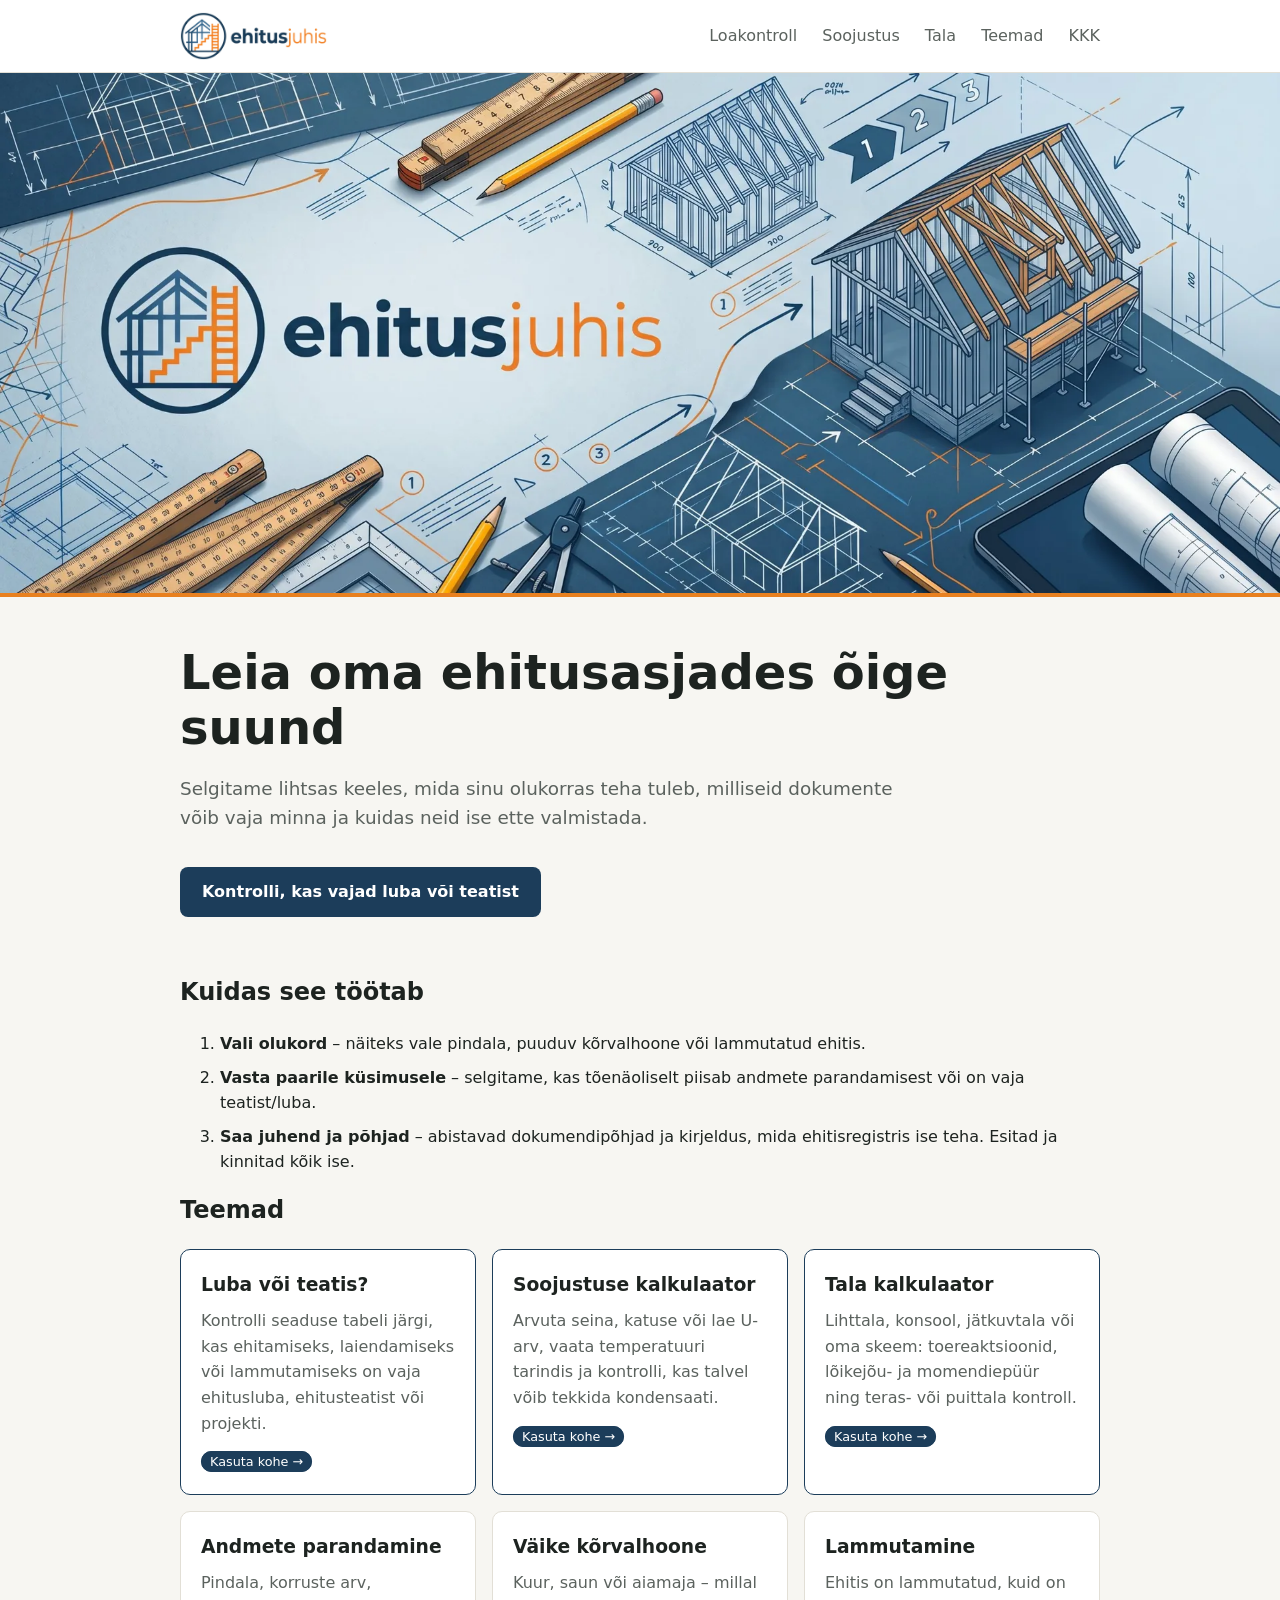
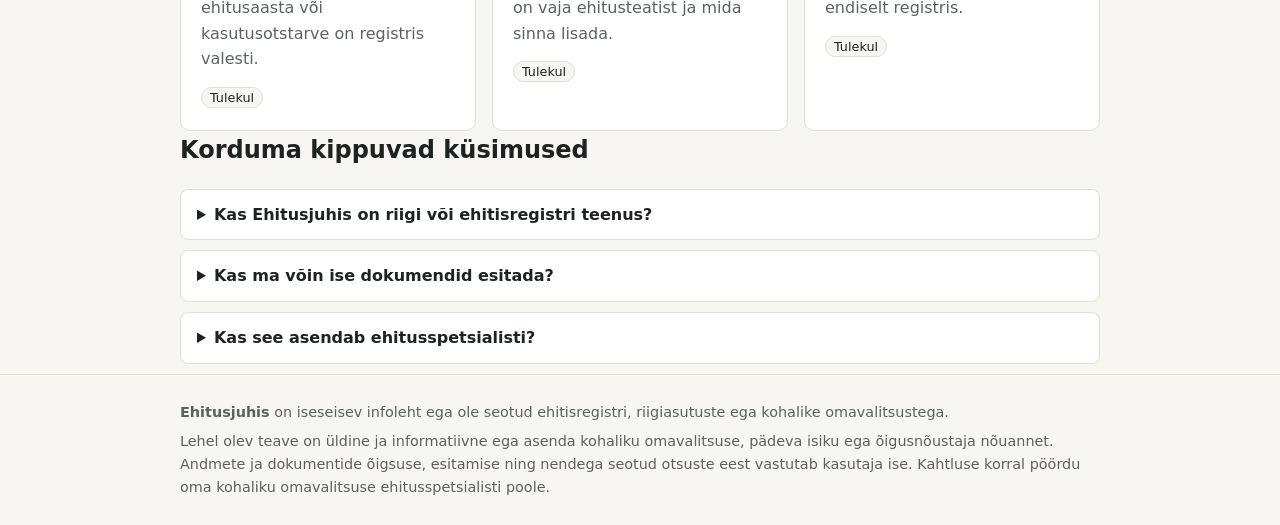
<file: index.html>
<!DOCTYPE html>
<html lang="et">
<head>
  <meta charset="utf-8">
  <meta name="viewport" content="width=device-width, initial-scale=1">
  <title>Ehitusjuhis – selged juhendid väikeehituse ja ehitise andmete kohta</title>
  <meta property="og:image" content="https://ehitusjuhis.ee/img/kaas-1920.jpg">
  <meta name="description" content="Ehitusjuhis on iseseisev infoleht, mis selgitab lihtsas keeles, kuidas ehitise andmeid korrastada ja väikeehituse dokumente ette valmistada.">
  <link rel="icon" type="image/png" href="img/favicon.png">
  <link rel="apple-touch-icon" href="img/apple-touch-icon.png">
  <link rel="stylesheet" href="style.css">
</head>
<body>
  <header class="site-header">
    <div class="wrap">
      <a class="logo" href="./" aria-label="Ehitusjuhis – avaleht"><img src="img/logo.png" alt="Ehitusjuhis" width="171" height="56"></a>
      <nav>
        <a href="kontroll.html">Loakontroll</a>
        <a href="soojustus.html">Soojustus</a>
        <a href="tala.html">Tala</a>
        <a href="#teemad">Teemad</a>
        <a href="#kkk">KKK</a>
      </nav>
    </div>
  </header>

  <main>
    <section class="hero">
      <picture class="hero-cover">
        <source type="image/webp" srcset="img/kaas-960.webp 960w, img/kaas-1920.webp 1920w" sizes="100vw">
        <img src="img/kaas-1920.jpg" srcset="img/kaas-960.jpg 960w, img/kaas-1920.jpg 1920w" sizes="100vw" width="1920" height="815" alt="Ehitusjuhis – joonised, mõõdulindid ja puitkarkassiga maja samm-sammult valmimas" fetchpriority="high">
      </picture>
      <div class="wrap hero-text">
        <h1>Leia oma ehitusasjades õige suund</h1>
        <p class="lead">Selgitame lihtsas keeles, mida sinu olukorras teha tuleb, milliseid dokumente võib vaja minna ja kuidas neid ise ette valmistada.</p>
        <a class="btn" href="kontroll.html">Kontrolli, kas vajad luba või teatist</a>
      </div>
    </section>

    <section id="kuidas" class="wrap">
      <h2>Kuidas see töötab</h2>
      <ol class="steps">
        <li><strong>Vali olukord</strong> – näiteks vale pindala, puuduv kõrvalhoone või lammutatud ehitis.</li>
        <li><strong>Vasta paarile küsimusele</strong> – selgitame, kas tõenäoliselt piisab andmete parandamisest või on vaja teatist/luba.</li>
        <li><strong>Saa juhend ja põhjad</strong> – abistavad dokumendipõhjad ja kirjeldus, mida ehitisregistris ise teha. Esitad ja kinnitad kõik ise.</li>
      </ol>
    </section>

    <section id="teemad" class="wrap">
      <h2>Teemad</h2>
      <div class="cards">
        <a class="card card-link" href="kontroll.html">
          <h3>Luba või teatis?</h3>
          <p>Kontrolli seaduse tabeli järgi, kas ehitamiseks, laiendamiseks või lammutamiseks on vaja ehitusluba, ehitusteatist või projekti.</p>
          <span class="tag tag-live">Kasuta kohe →</span>
        </a>
        <a class="card card-link" href="soojustus.html">
          <h3>Soojustuse kalkulaator</h3>
          <p>Arvuta seina, katuse või lae U-arv, vaata temperatuuri tarindis ja kontrolli, kas talvel võib tekkida kondensaati.</p>
          <span class="tag tag-live">Kasuta kohe →</span>
        </a>
        <a class="card card-link" href="tala.html">
          <h3>Tala kalkulaator</h3>
          <p>Lihttala, konsool, jätkuvtala või oma skeem: toereaktsioonid, lõikejõu- ja momendiepüür ning teras- või puittala kontroll.</p>
          <span class="tag tag-live">Kasuta kohe →</span>
        </a>
        <article class="card">
          <h3>Andmete parandamine</h3>
          <p>Pindala, korruste arv, ehitusaasta või kasutusotstarve on registris valesti.</p>
          <span class="tag">Tulekul</span>
        </article>
        <article class="card">
          <h3>Väike kõrvalhoone</h3>
          <p>Kuur, saun või aiamaja – millal on vaja ehitusteatist ja mida sinna lisada.</p>
          <span class="tag">Tulekul</span>
        </article>
        <article class="card">
          <h3>Lammutamine</h3>
          <p>Ehitis on lammutatud, kuid on endiselt registris.</p>
          <span class="tag">Tulekul</span>
        </article>
      </div>
    </section>

    <section id="kkk" class="wrap">
      <h2>Korduma kippuvad küsimused</h2>
      <details>
        <summary>Kas Ehitusjuhis on riigi või ehitisregistri teenus?</summary>
        <p>Ei. Ehitusjuhis on iseseisev infoleht, mis ei ole seotud ehitisregistri, ühegi riigiasutuse ega kohaliku omavalitsusega. Me ei esita ega muuda sinu eest registris midagi – kõik toimingud teed ise ametlikes kanalites.</p>
      </details>
      <details>
        <summary>Kas ma võin ise dokumendid esitada?</summary>
        <p>Paljudel lihtsatel juhtudel jah – omanik võib ise andmeid parandada ja lihtsamaid dokumente esitada. Kui töö nõuab pädevat isikut, ütleme seda selgelt.</p>
      </details>
      <details>
        <summary>Kas see asendab ehitusspetsialisti?</summary>
        <p>Ei. Leht aitab lihtsamate juhtumitega. Keerulisemate projektide puhul soovitame pöörduda pädeva spetsialisti poole.</p>
      </details>
    </section>
  </main>

  <footer class="site-footer">
    <div class="wrap">
      <p><strong>Ehitusjuhis</strong> on iseseisev infoleht ega ole seotud ehitisregistri, riigiasutuste ega kohalike omavalitsustega.</p>
      <p>Lehel olev teave on üldine ja informatiivne ega asenda kohaliku omavalitsuse, pädeva isiku ega õigusnõustaja nõuannet. Andmete ja dokumentide õigsuse, esitamise ning nendega seotud otsuste eest vastutab kasutaja ise. Kahtluse korral pöördu oma kohaliku omavalitsuse ehitusspetsialisti poole.</p>
    </div>
  </footer>
</body>
</html>
</file>
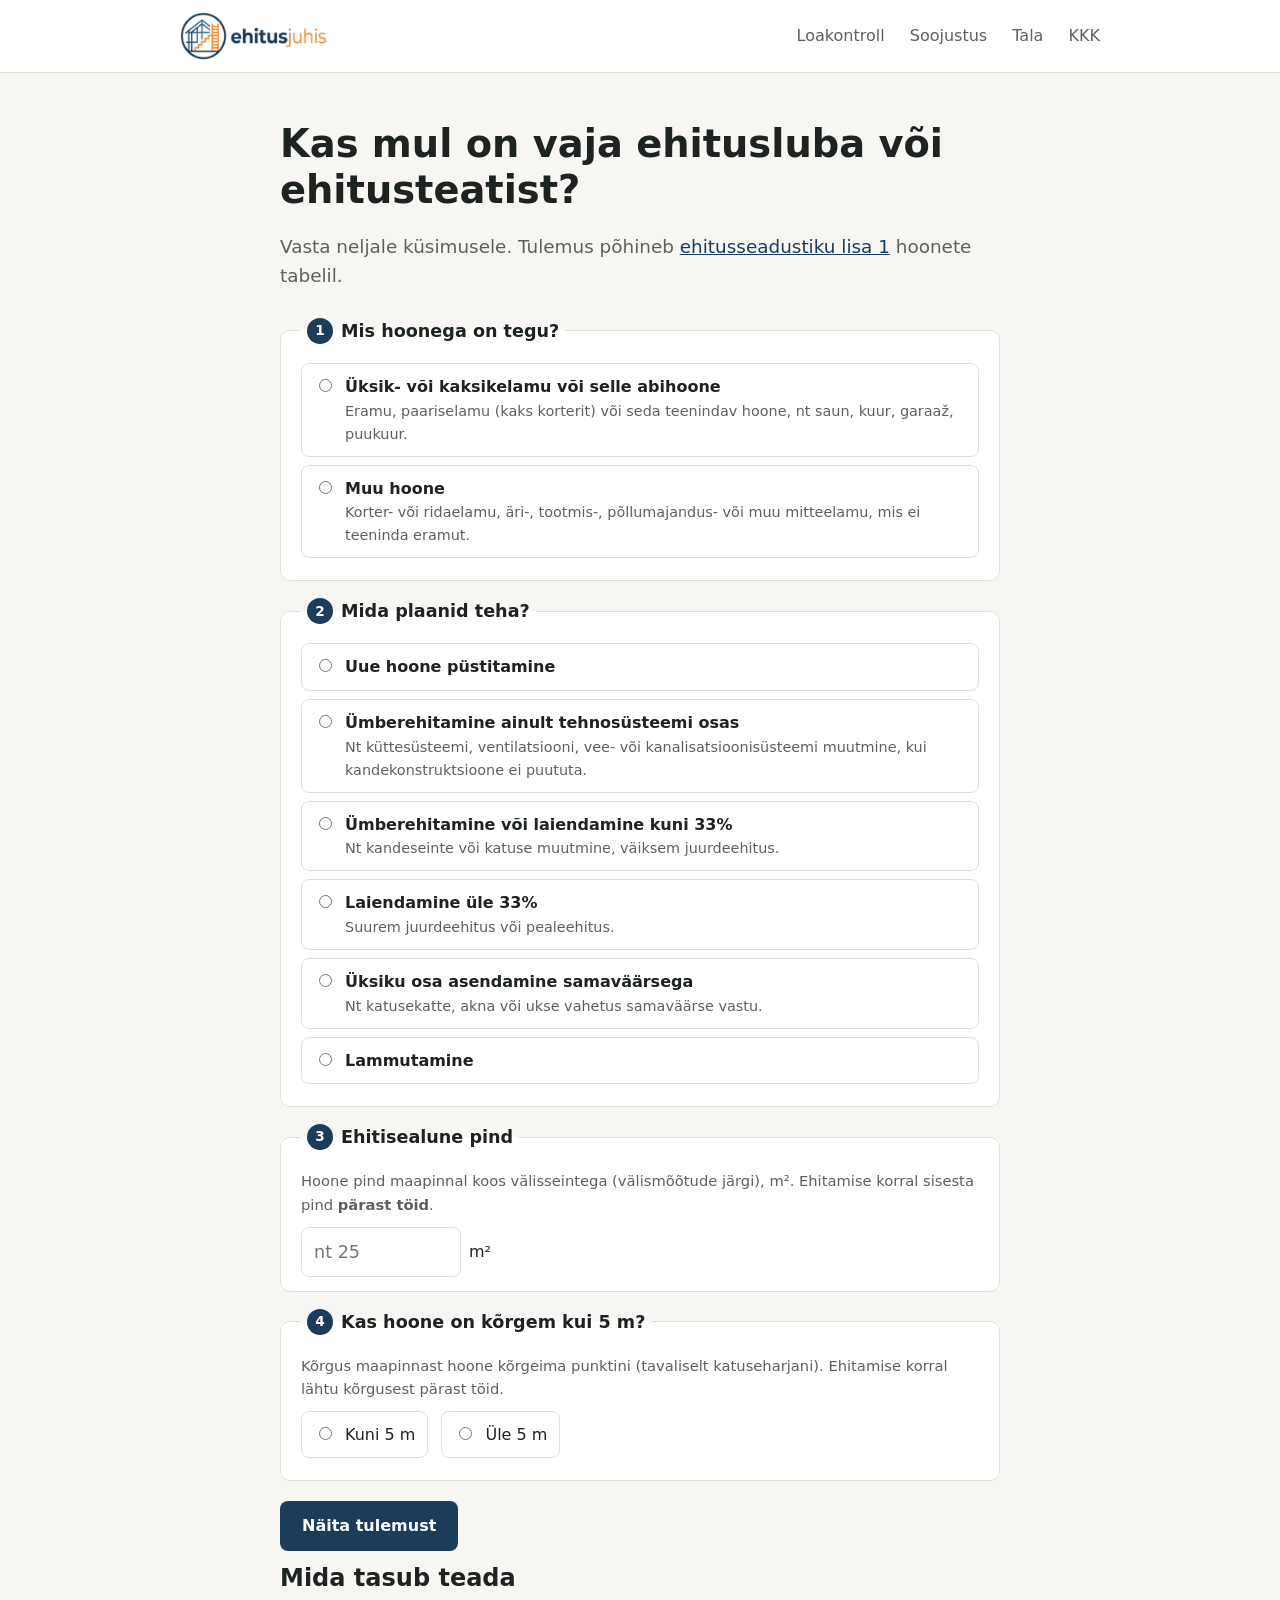
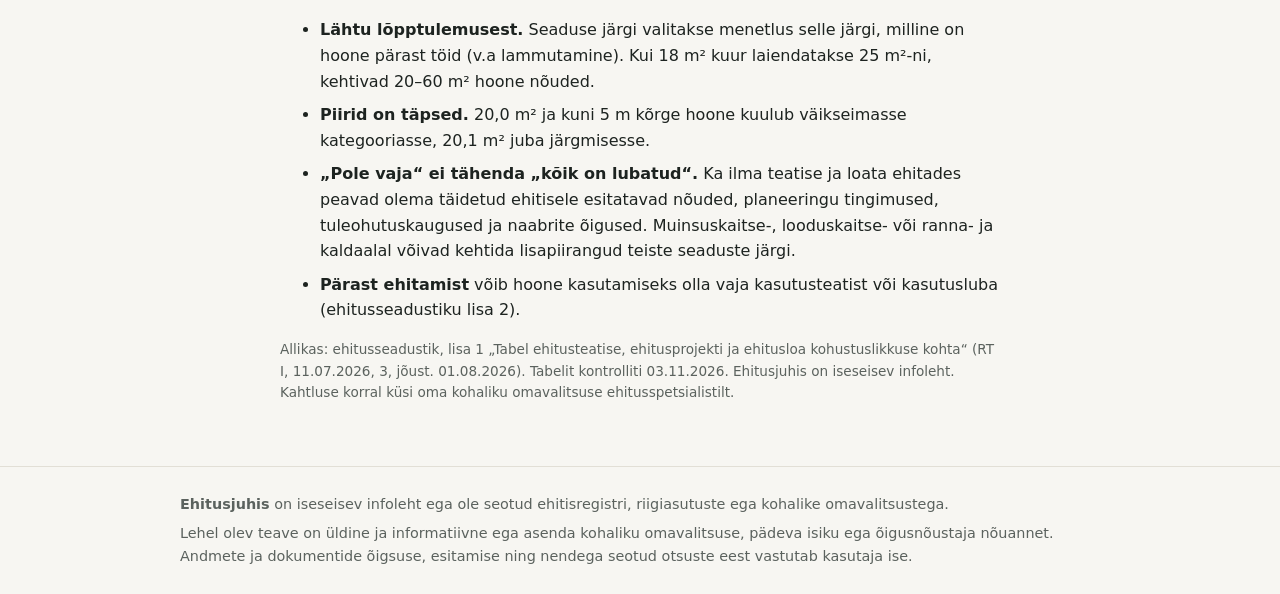
<file: kontroll.html>
<!DOCTYPE html>
<html lang="et">
<head>
  <meta charset="utf-8">
  <meta name="viewport" content="width=device-width, initial-scale=1">
  <title>Kas on vaja ehitusluba või ehitusteatist? – Ehitusjuhis</title>
  <meta name="description" content="Kontrolli ehitusseadustiku lisa 1 järgi, kas hoone ehitamiseks, laiendamiseks, ümberehitamiseks või lammutamiseks on vaja ehitusluba, ehitusteatist või ehitusprojekti.">
  <link rel="icon" type="image/png" href="img/favicon.png">
  <link rel="apple-touch-icon" href="img/apple-touch-icon.png">
  <link rel="stylesheet" href="style.css">
</head>
<body>
  <header class="site-header">
    <div class="wrap">
      <a class="logo" href="./" aria-label="Ehitusjuhis – avaleht"><img src="img/logo.png" alt="Ehitusjuhis" width="171" height="56"></a>
      <nav>
        <a href="kontroll.html">Loakontroll</a>
        <a href="soojustus.html">Soojustus</a>
        <a href="tala.html">Tala</a>
        <a href="index.html#kkk">KKK</a>
      </nav>
    </div>
  </header>

  <main class="wrap narrow">
    <section class="page-head">
      <h1>Kas mul on vaja ehitusluba või ehitusteatist?</h1>
      <p class="lead">Vasta neljale küsimusele. Tulemus põhineb <a href="https://www.riigiteataja.ee/aktilisa/1110/7202/6032/EhS_17062026_lisa1.pdf" target="_blank" rel="noopener">ehitusseadustiku lisa 1</a> hoonete tabelil.</p>
    </section>

    <form id="kontroll" class="checker" novalidate>
      <fieldset>
        <legend><span class="num">1</span> Mis hoonega on tegu?</legend>
        <label class="choice">
          <input type="radio" name="liik" value="elamu" required>
          <span><strong>Üksik- või kaksikelamu või selle abihoone</strong>
          <small>Eramu, paariselamu (kaks korterit) või seda teenindav hoone, nt saun, kuur, garaaž, puukuur.</small></span>
        </label>
        <label class="choice">
          <input type="radio" name="liik" value="muu">
          <span><strong>Muu hoone</strong>
          <small>Korter- või ridaelamu, äri-, tootmis-, põllumajandus- või muu mitteelamu, mis ei teeninda eramut.</small></span>
        </label>
      </fieldset>

      <fieldset>
        <legend><span class="num">2</span> Mida plaanid teha?</legend>
        <label class="choice"><input type="radio" name="tegevus" value="pystitamine" required>
          <span><strong>Uue hoone püstitamine</strong></span></label>
        <label class="choice"><input type="radio" name="tegevus" value="tehno">
          <span><strong>Ümberehitamine ainult tehnosüsteemi osas</strong>
          <small>Nt küttesüsteemi, ventilatsiooni, vee- või kanalisatsioonisüsteemi muutmine, kui kandekonstruktsioone ei puututa.</small></span></label>
        <label class="choice"><input type="radio" name="tegevus" value="kuni33">
          <span><strong>Ümberehitamine või laiendamine kuni 33%</strong>
          <small>Nt kandeseinte või katuse muutmine, väiksem juurdeehitus.</small></span></label>
        <label class="choice"><input type="radio" name="tegevus" value="yle33">
          <span><strong>Laiendamine üle 33%</strong>
          <small>Suurem juurdeehitus või pealeehitus.</small></span></label>
        <label class="choice"><input type="radio" name="tegevus" value="asendamine">
          <span><strong>Üksiku osa asendamine samaväärsega</strong>
          <small>Nt katusekatte, akna või ukse vahetus samaväärse vastu.</small></span></label>
        <label class="choice"><input type="radio" name="tegevus" value="lammutamine">
          <span><strong>Lammutamine</strong></span></label>
      </fieldset>

      <fieldset>
        <legend><span class="num">3</span> Ehitisealune pind</legend>
        <p class="hint" id="pind-hint">Hoone pind maapinnal koos välisseintega (välismõõtude järgi), m². Ehitamise korral sisesta pind <strong>pärast töid</strong>.</p>
        <div class="input-row">
          <input type="number" id="pind" name="pind" min="0" step="0.1" inputmode="decimal" placeholder="nt 25" required>
          <span class="unit">m²</span>
        </div>
      </fieldset>

      <fieldset>
        <legend><span class="num">4</span> Kas hoone on kõrgem kui 5 m?</legend>
        <p class="hint">Kõrgus maapinnast hoone kõrgeima punktini (tavaliselt katuseharjani). Ehitamise korral lähtu kõrgusest pärast töid.</p>
        <label class="choice inline"><input type="radio" name="korgus" value="kuni5" required><span>Kuni 5 m</span></label>
        <label class="choice inline"><input type="radio" name="korgus" value="yle5"><span>Üle 5 m</span></label>
      </fieldset>

      <button type="submit" class="btn">Näita tulemust</button>
      <p class="form-error" id="viga" hidden></p>
    </form>

    <section id="tulemus" class="result" hidden aria-live="polite"></section>

    <section class="notes">
      <h2>Mida tasub teada</h2>
      <ul>
        <li><strong>Lähtu lõpptulemusest.</strong> Seaduse järgi valitakse menetlus selle järgi, milline on hoone pärast töid (v.a lammutamine). Kui 18 m² kuur laiendatakse 25 m²-ni, kehtivad 20–60 m² hoone nõuded.</li>
        <li><strong>Piirid on täpsed.</strong> 20,0 m² ja kuni 5 m kõrge hoone kuulub väikseimasse kategooriasse, 20,1 m² juba järgmisesse.</li>
        <li><strong>„Pole vaja“ ei tähenda „kõik on lubatud“.</strong> Ka ilma teatise ja loata ehitades peavad olema täidetud ehitisele esitatavad nõuded, planeeringu tingimused, tuleohutuskaugused ja naabrite õigused. Muinsuskaitse-, looduskaitse- või ranna- ja kaldaalal võivad kehtida lisapiirangud teiste seaduste järgi.</li>
        <li><strong>Pärast ehitamist</strong> võib hoone kasutamiseks olla vaja kasutusteatist või kasutusluba (ehitusseadustiku lisa 2).</li>
      </ul>
      <p class="source">Allikas: ehitusseadustik, lisa 1 „Tabel ehitusteatise, ehitusprojekti ja ehitusloa kohustuslikkuse kohta“ (RT I, 11.07.2026, 3, jõust. 01.08.2026). Tabelit kontrolliti 03.11.2026. Ehitusjuhis on iseseisev infoleht. Kahtluse korral küsi oma kohaliku omavalitsuse ehitusspetsialistilt.</p>
    </section>
  </main>

  <footer class="site-footer">
    <div class="wrap">
      <p><strong>Ehitusjuhis</strong> on iseseisev infoleht ega ole seotud ehitisregistri, riigiasutuste ega kohalike omavalitsustega.</p>
      <p>Lehel olev teave on üldine ja informatiivne ega asenda kohaliku omavalitsuse, pädeva isiku ega õigusnõustaja nõuannet. Andmete ja dokumentide õigsuse, esitamise ning nendega seotud otsuste eest vastutab kasutaja ise.</p>
    </div>
  </footer>

  <script src="kontroll.js"></script>
</body>
</html>
</file>
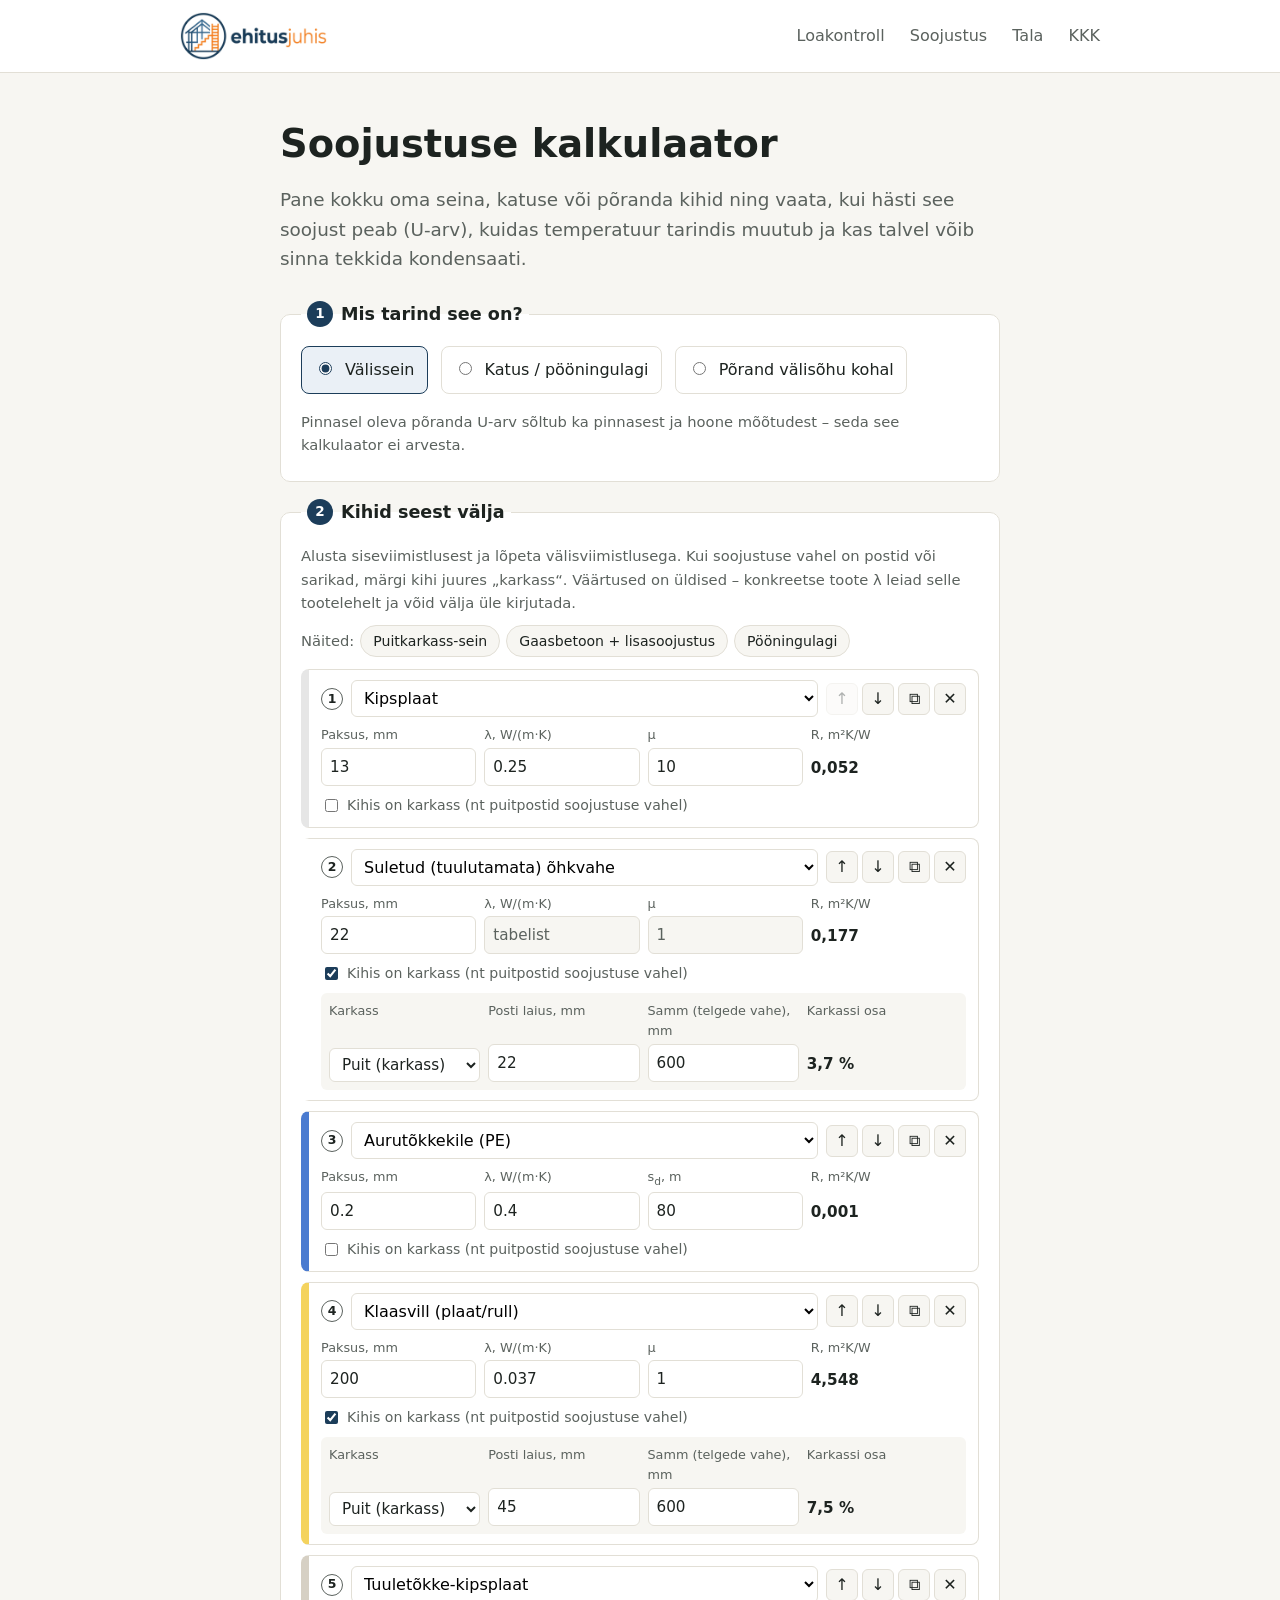
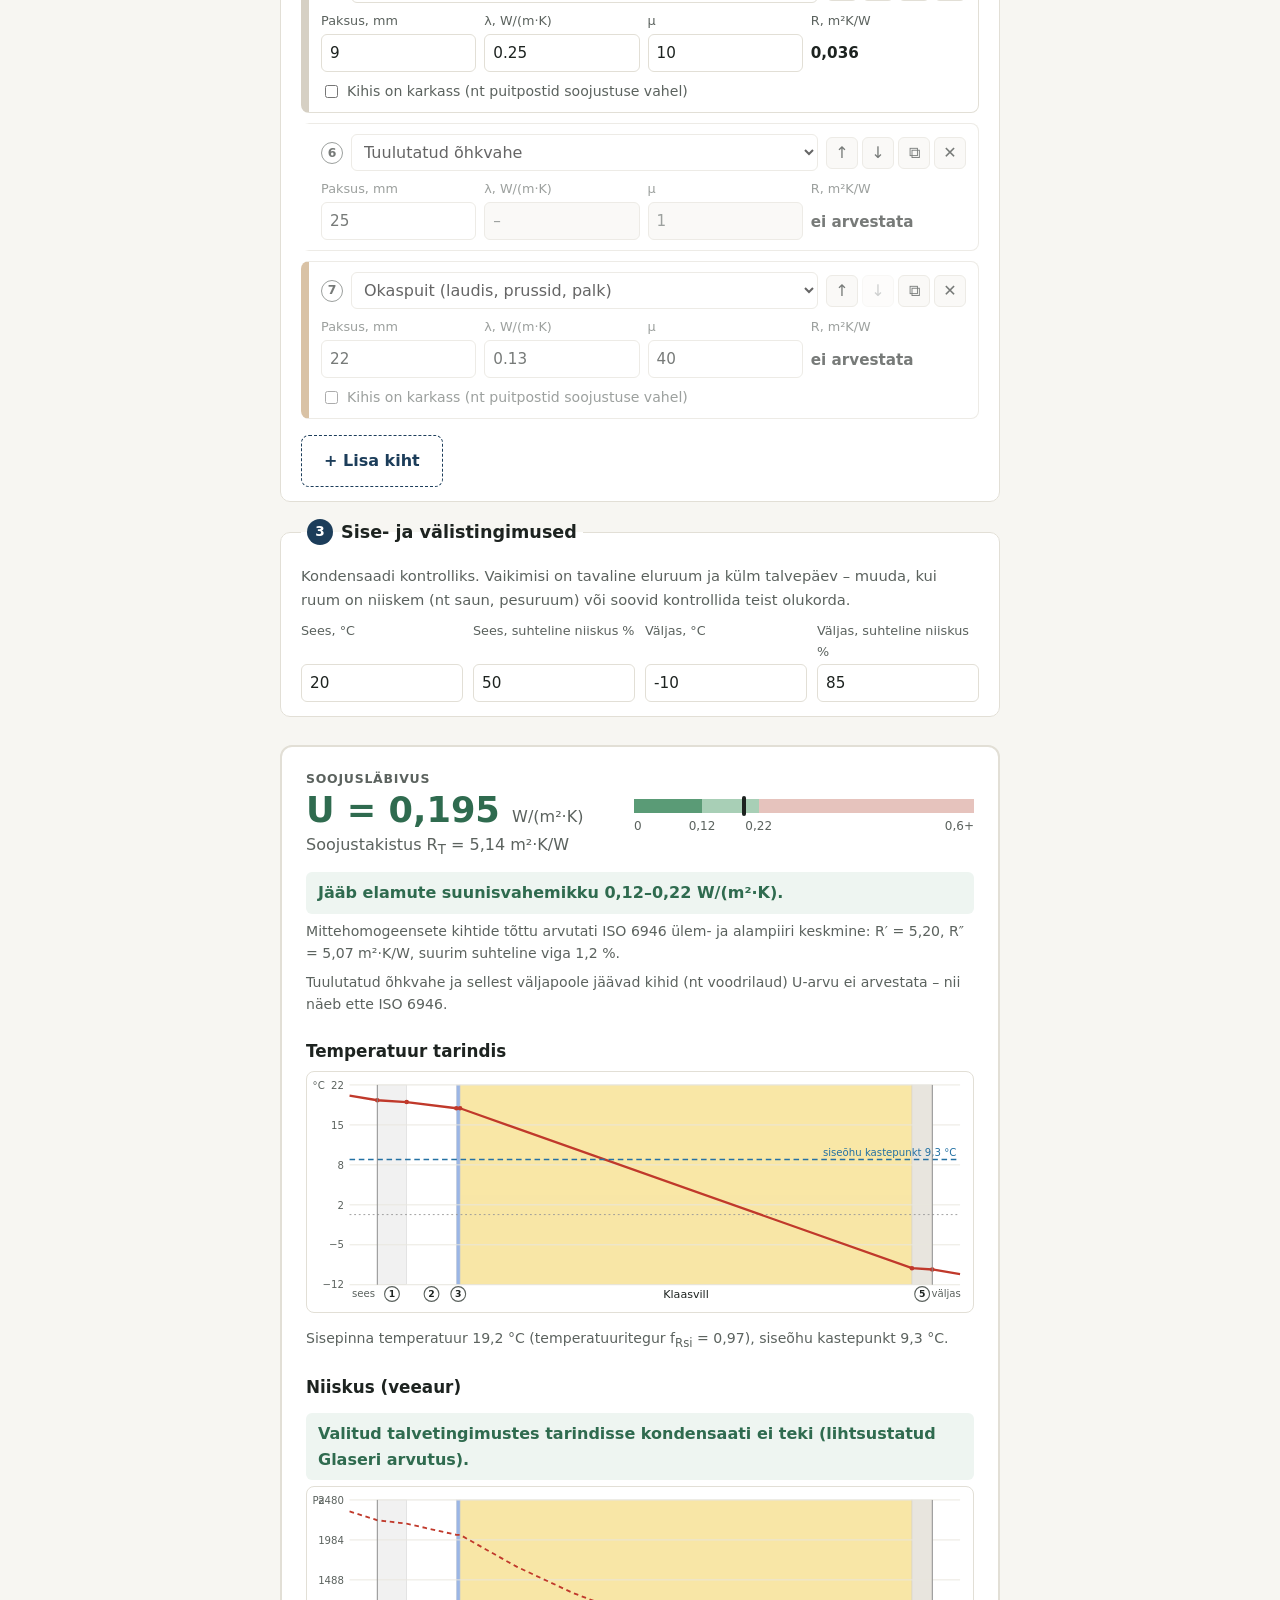
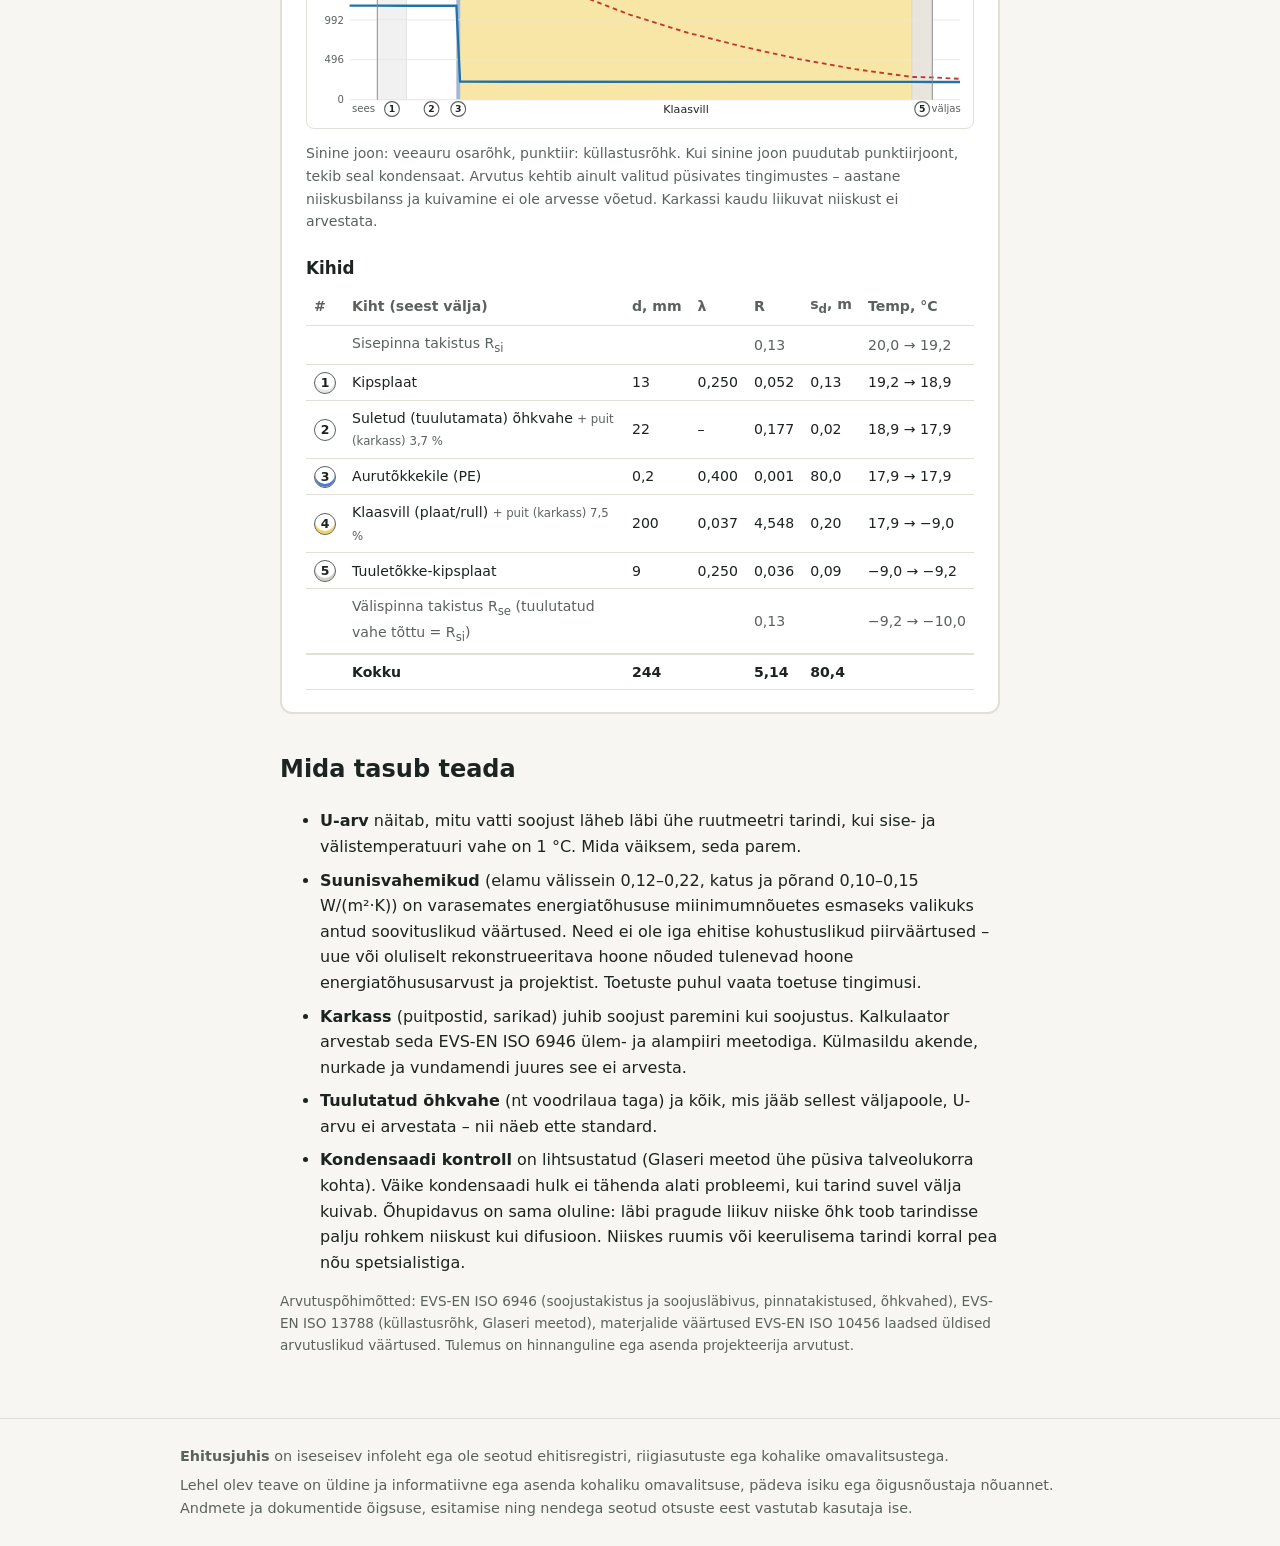
<file: soojustus.html>
<!DOCTYPE html>
<html lang="et">
<head>
  <meta charset="utf-8">
  <meta name="viewport" content="width=device-width, initial-scale=1">
  <title>Soojustuse kalkulaator – U-arv, temperatuur ja kondensaat – Ehitusjuhis</title>
  <meta name="description" content="Arvuta seina, katuse või põranda soojusläbivus (U-arv), vaata temperatuurijaotust ja kontrolli lihtsustatult, kas tarindisse tekib kondensaati.">
  <link rel="icon" type="image/png" href="img/favicon.png">
  <link rel="apple-touch-icon" href="img/apple-touch-icon.png">
  <link rel="stylesheet" href="style.css">
</head>
<body>
  <header class="site-header">
    <div class="wrap">
      <a class="logo" href="./" aria-label="Ehitusjuhis – avaleht"><img src="img/logo.png" alt="Ehitusjuhis" width="171" height="56"></a>
      <nav>
        <a href="kontroll.html">Loakontroll</a>
        <a href="soojustus.html">Soojustus</a>
        <a href="tala.html">Tala</a>
        <a href="index.html#kkk">KKK</a>
      </nav>
    </div>
  </header>

  <main class="wrap narrow">
    <section class="page-head">
      <h1>Soojustuse kalkulaator</h1>
      <p class="lead">Pane kokku oma seina, katuse või põranda kihid ning vaata, kui hästi see soojust peab (U-arv), kuidas temperatuur tarindis muutub ja kas talvel võib sinna tekkida kondensaati.</p>
    </section>

    <div class="checker">
      <fieldset>
        <legend><span class="num">1</span> Mis tarind see on?</legend>
        <label class="choice inline"><input type="radio" name="tyyp" value="sein" checked><span>Välissein</span></label>
        <label class="choice inline"><input type="radio" name="tyyp" value="katus"><span>Katus / pööningulagi</span></label>
        <label class="choice inline"><input type="radio" name="tyyp" value="porand"><span>Põrand välisõhu kohal</span></label>
        <p class="hint" style="margin-top:8px">Pinnasel oleva põranda U-arv sõltub ka pinnasest ja hoone mõõtudest – seda see kalkulaator ei arvesta.</p>
      </fieldset>

      <fieldset>
        <legend><span class="num">2</span> Kihid seest välja</legend>
        <p class="hint">Alusta siseviimistlusest ja lõpeta välisviimistlusega. Kui soojustuse vahel on postid või sarikad, märgi kihi juures „karkass“. Väärtused on üldised – konkreetse toote λ leiad selle tootelehelt ja võid välja üle kirjutada.</p>
        <p class="examples">Näited:
          <button type="button" class="chip" data-naide="karkass">Puitkarkass-sein</button>
          <button type="button" class="chip" data-naide="gaasbetoon">Gaasbetoon + lisasoojustus</button>
          <button type="button" class="chip" data-naide="poonin">Pööningulagi</button>
        </p>
        <div id="kihid" class="layers"></div>
        <button type="button" id="lisa" class="btn btn-ghost">+ Lisa kiht</button>
      </fieldset>

      <fieldset>
        <legend><span class="num">3</span> Sise- ja välistingimused</legend>
        <p class="hint">Kondensaadi kontrolliks. Vaikimisi on tavaline eluruum ja külm talvepäev – muuda, kui ruum on niiskem (nt saun, pesuruum) või soovid kontrollida teist olukorda.</p>
        <div class="cond">
          <label class="fld"><span>Sees, °C</span><input type="number" id="ti" value="20" step="any"></label>
          <label class="fld"><span>Sees, suhteline niiskus %</span><input type="number" id="phii" value="50" min="0" max="100" step="any"></label>
          <label class="fld"><span>Väljas, °C</span><input type="number" id="te" value="-10" step="any"></label>
          <label class="fld"><span>Väljas, suhteline niiskus %</span><input type="number" id="phie" value="85" min="0" max="100" step="any"></label>
        </div>
      </fieldset>
    </div>

    <section id="tulemus" class="result calc-result" aria-live="polite"></section>

    <section class="notes">
      <h2>Mida tasub teada</h2>
      <ul>
        <li><strong>U-arv</strong> näitab, mitu vatti soojust läheb läbi ühe ruutmeetri tarindi, kui sise- ja välistemperatuuri vahe on 1 °C. Mida väiksem, seda parem.</li>
        <li><strong>Suunisvahemikud</strong> (elamu välissein 0,12–0,22, katus ja põrand 0,10–0,15 W/(m²·K)) on varasemates energiatõhususe miinimumnõuetes esmaseks valikuks antud soovituslikud väärtused. Need ei ole iga ehitise kohustuslikud piirväärtused – uue või oluliselt rekonstrueeritava hoone nõuded tulenevad hoone energiatõhususarvust ja projektist. Toetuste puhul vaata toetuse tingimusi.</li>
        <li><strong>Karkass</strong> (puitpostid, sarikad) juhib soojust paremini kui soojustus. Kalkulaator arvestab seda EVS-EN ISO 6946 ülem- ja alampiiri meetodiga. Külmasildu akende, nurkade ja vundamendi juures see ei arvesta.</li>
        <li><strong>Tuulutatud õhkvahe</strong> (nt voodrilaua taga) ja kõik, mis jääb sellest väljapoole, U-arvu ei arvestata – nii näeb ette standard.</li>
        <li><strong>Kondensaadi kontroll</strong> on lihtsustatud (Glaseri meetod ühe püsiva talveolukorra kohta). Väike kondensaadi hulk ei tähenda alati probleemi, kui tarind suvel välja kuivab. Õhupidavus on sama oluline: läbi pragude liikuv niiske õhk toob tarindisse palju rohkem niiskust kui difusioon. Niiskes ruumis või keerulisema tarindi korral pea nõu spetsialistiga.</li>
      </ul>
      <p class="source">Arvutuspõhimõtted: EVS-EN ISO 6946 (soojustakistus ja soojusläbivus, pinnatakistused, õhkvahed), EVS-EN ISO 13788 (küllastusrõhk, Glaseri meetod), materjalide väärtused EVS-EN ISO 10456 laadsed üldised arvutuslikud väärtused. Tulemus on hinnanguline ega asenda projekteerija arvutust.</p>
    </section>
  </main>

  <footer class="site-footer">
    <div class="wrap">
      <p><strong>Ehitusjuhis</strong> on iseseisev infoleht ega ole seotud ehitisregistri, riigiasutuste ega kohalike omavalitsustega.</p>
      <p>Lehel olev teave on üldine ja informatiivne ega asenda kohaliku omavalitsuse, pädeva isiku ega õigusnõustaja nõuannet. Andmete ja dokumentide õigsuse, esitamise ning nendega seotud otsuste eest vastutab kasutaja ise.</p>
    </div>
  </footer>

  <script src="soojustus.js"></script>
</body>
</html>
</file>
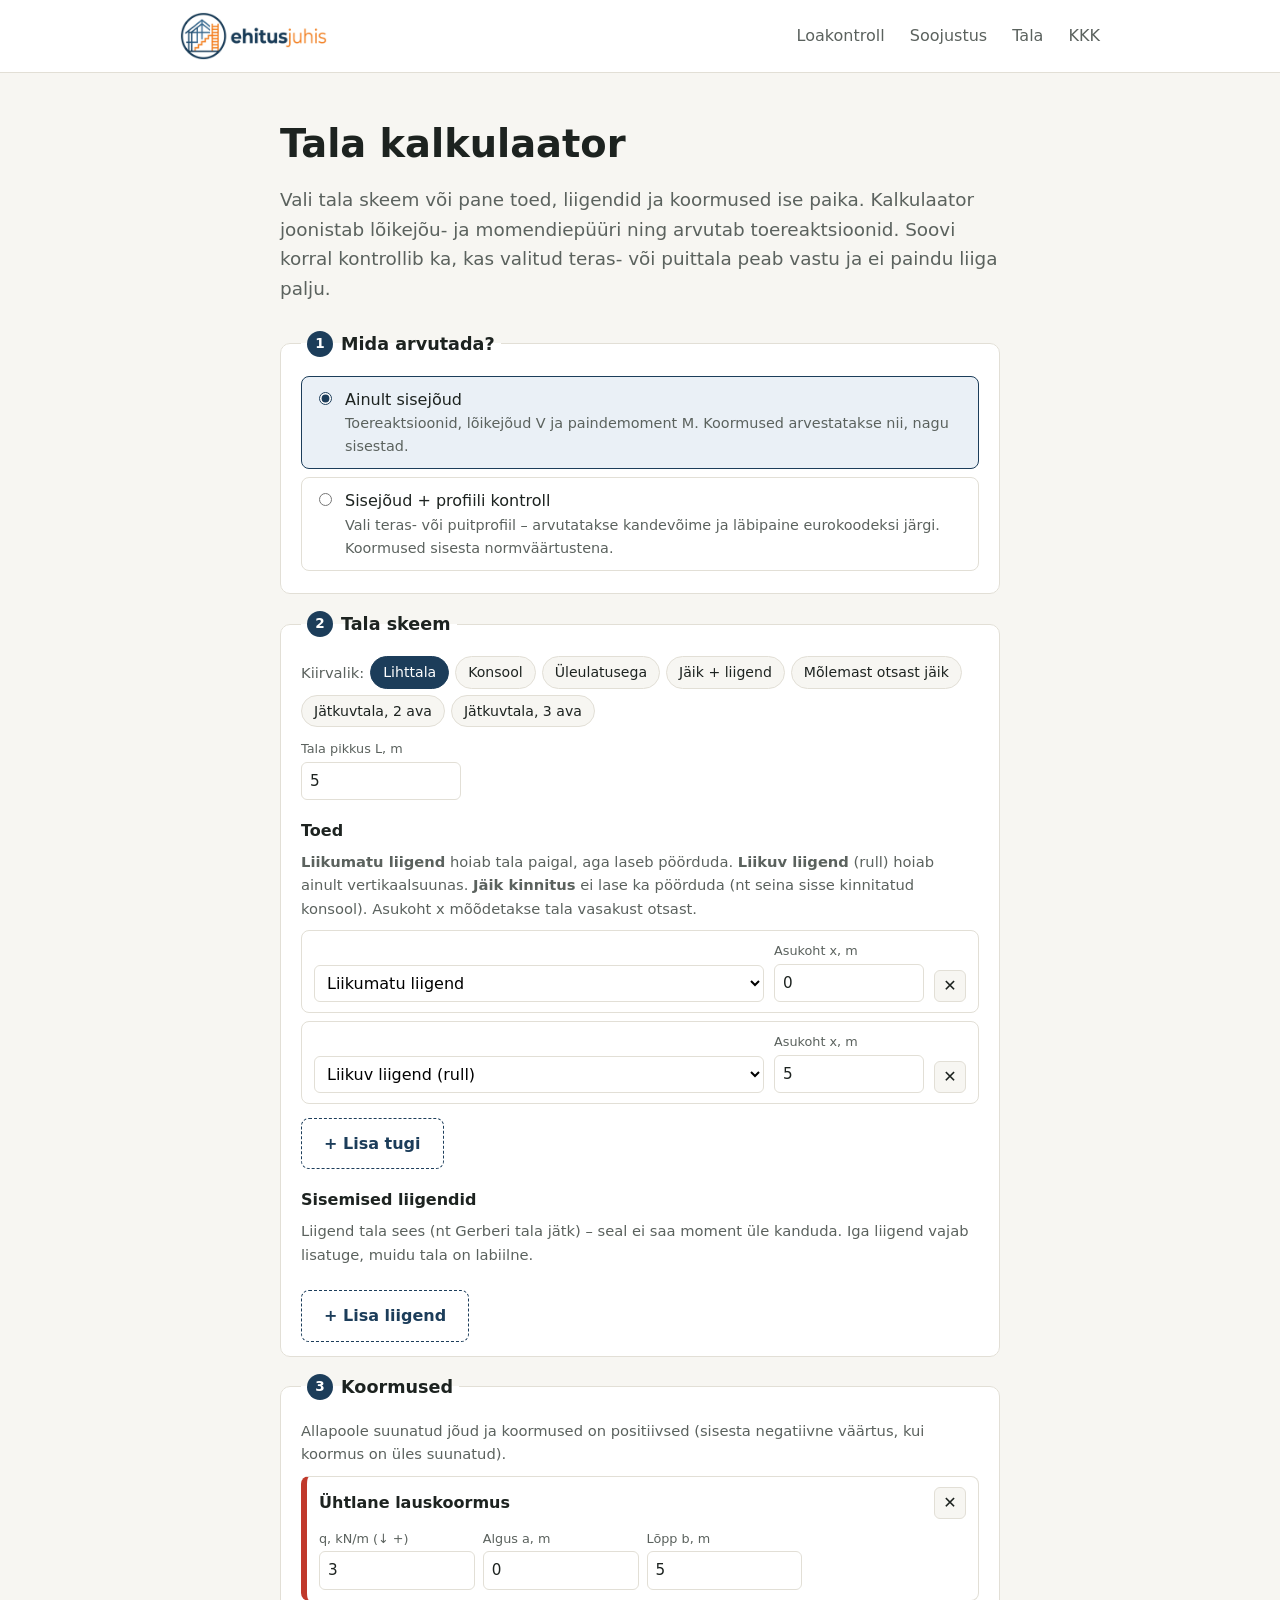
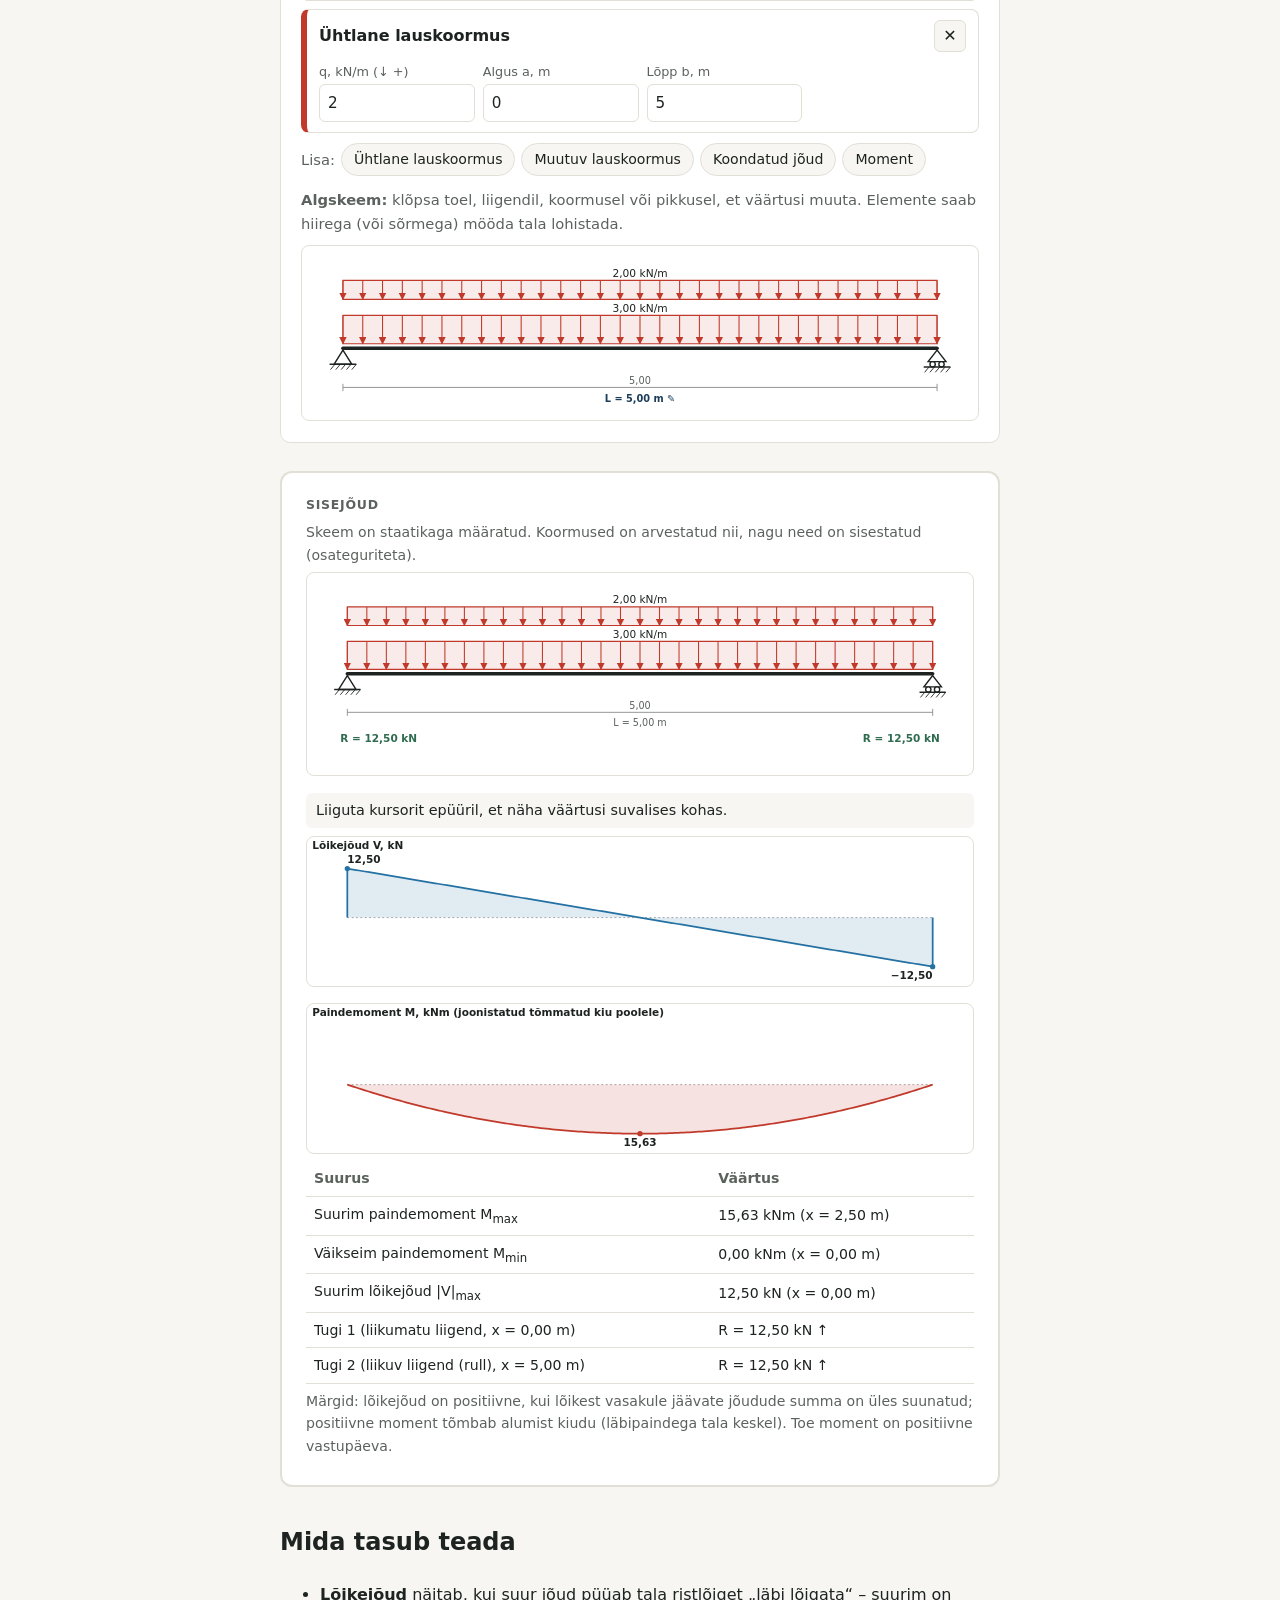
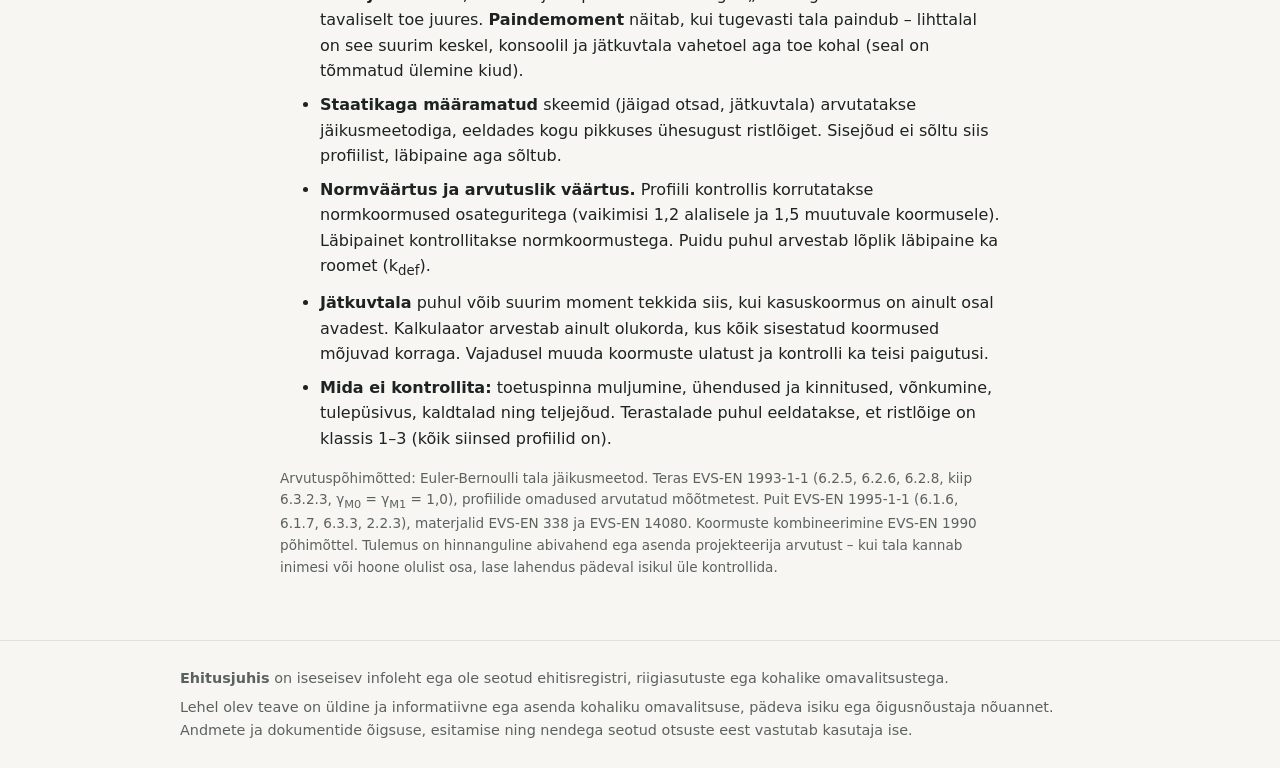
<file: tala.html>
<!DOCTYPE html>
<html lang="et">
<head>
  <meta charset="utf-8">
  <meta name="viewport" content="width=device-width, initial-scale=1">
  <title>Tala kalkulaator – sisejõud, toereaktsioonid ja profiili kontroll – Ehitusjuhis</title>
  <meta name="description" content="Arvuta lihttala, konsooli, jätkuvtala või oma skeemiga tala toereaktsioonid, lõikejõu- ja momendiepüür ning kontrolli teras- või puittala ristlõiget ja läbipainet.">
  <link rel="icon" type="image/png" href="img/favicon.png">
  <link rel="apple-touch-icon" href="img/apple-touch-icon.png">
  <link rel="stylesheet" href="style.css">
</head>
<body>
  <header class="site-header">
    <div class="wrap">
      <a class="logo" href="./" aria-label="Ehitusjuhis – avaleht"><img src="img/logo.png" alt="Ehitusjuhis" width="171" height="56"></a>
      <nav>
        <a href="kontroll.html">Loakontroll</a>
        <a href="soojustus.html">Soojustus</a>
        <a href="tala.html">Tala</a>
        <a href="index.html#kkk">KKK</a>
      </nav>
    </div>
  </header>

  <main class="wrap narrow">
    <section class="page-head">
      <h1>Tala kalkulaator</h1>
      <p class="lead">Vali tala skeem või pane toed, liigendid ja koormused ise paika. Kalkulaator joonistab lõikejõu- ja momendiepüüri ning arvutab toereaktsioonid. Soovi korral kontrollib ka, kas valitud teras- või puittala peab vastu ja ei paindu liiga palju.</p>
    </section>

    <div class="checker">
      <fieldset>
        <legend><span class="num">1</span> Mida arvutada?</legend>
        <label class="choice"><input type="radio" name="reziim" value="sisej" checked><span>Ainult sisejõud<small>Toereaktsioonid, lõikejõud V ja paindemoment M. Koormused arvestatakse nii, nagu sisestad.</small></span></label>
        <label class="choice"><input type="radio" name="reziim" value="kontroll"><span>Sisejõud + profiili kontroll<small>Vali teras- või puitprofiil – arvutatakse kandevõime ja läbipaine eurokoodeksi järgi. Koormused sisesta normväärtustena.</small></span></label>
      </fieldset>

      <fieldset>
        <legend><span class="num">2</span> Tala skeem</legend>
        <p class="examples">Kiirvalik:
          <button type="button" class="chip on" data-skeem="lihttala">Lihttala</button>
          <button type="button" class="chip" data-skeem="konsool">Konsool</button>
          <button type="button" class="chip" data-skeem="yleulatus">Üleulatusega</button>
          <button type="button" class="chip" data-skeem="jaikliig">Jäik + liigend</button>
          <button type="button" class="chip" data-skeem="jaikjaik">Mõlemast otsast jäik</button>
          <button type="button" class="chip" data-skeem="jatk2">Jätkuvtala, 2 ava</button>
          <button type="button" class="chip" data-skeem="jatk3">Jätkuvtala, 3 ava</button>
        </p>
        <div class="input-row"><label class="fld"><span>Tala pikkus L, m</span><input type="number" id="L" min="0" step="any"></label></div>
        <h4 class="sub">Toed</h4>
        <p class="hint"><strong>Liikumatu liigend</strong> hoiab tala paigal, aga laseb pöörduda. <strong>Liikuv liigend</strong> (rull) hoiab ainult vertikaalsuunas. <strong>Jäik kinnitus</strong> ei lase ka pöörduda (nt seina sisse kinnitatud konsool). Asukoht x mõõdetakse tala vasakust otsast.</p>
        <div id="toed" class="items"></div>
        <button type="button" class="btn btn-ghost" data-lisa="tugi">+ Lisa tugi</button>
        <h4 class="sub">Sisemised liigendid</h4>
        <p class="hint">Liigend tala sees (nt Gerberi tala jätk) – seal ei saa moment üle kanduda. Iga liigend vajab lisatuge, muidu tala on labiilne.</p>
        <div id="liigendid" class="items"></div>
        <button type="button" class="btn btn-ghost" data-lisa="liigend">+ Lisa liigend</button>
      </fieldset>

      <fieldset>
        <legend><span class="num">3</span> Koormused</legend>
        <p class="hint">Allapoole suunatud jõud ja koormused on positiivsed (sisesta negatiivne väärtus, kui koormus on üles suunatud). <span class="only-b">Profiili kontrolli korral sisesta <strong>normväärtused</strong> ja märgi, kas koormus on alaline (omakaal, põrand, katus) või muutuv (kasuskoormus, lumi).</span></p>
        <div id="koormused" class="items"></div>
        <p class="examples">Lisa:
          <button type="button" class="chip" data-lisa="q">Ühtlane lauskoormus</button>
          <button type="button" class="chip" data-lisa="trap">Muutuv lauskoormus</button>
          <button type="button" class="chip" data-lisa="P">Koondatud jõud</button>
          <button type="button" class="chip" data-lisa="M">Moment</button>
        </p>
        <div id="eelvaade" class="preview">
          <p class="hint"><strong>Algskeem:</strong> klõpsa toel, liigendil, koormusel või pikkusel, et väärtusi muuta. Elemente saab hiirega (või sõrmega) mööda tala lohistada.</p>
          <div id="skeem-svg"></div>
          <div id="pop" class="item popover" hidden></div>
        </div>
      </fieldset>

      <fieldset id="profiil" class="only-b">
        <legend><span class="num">4</span> Profiil ja materjal</legend>
        <label class="choice inline"><input type="radio" name="mat" value="teras" checked><span>Teras</span></label>
        <label class="choice inline"><input type="radio" name="mat" value="puit"><span>Saetud puit</span></label>
        <label class="choice inline"><input type="radio" name="mat" value="liimpuit"><span>Liimpuit</span></label>

        <div class="grid3 only-teras">
          <label class="fld"><span>Profiiliseeria</span><select id="seeria"></select></label>
          <label class="fld"><span>Profiil</span><select id="suurus"></select></label>
          <label class="fld"><span>Teras</span><select id="teras"><option>S235</option><option>S275</option><option selected>S355</option></select></label>
        </div>

        <div class="only-puit" hidden>
          <div class="grid3">
            <label class="fld"><span>Tugevusklass</span><select id="klass"></select></label>
            <label class="fld"><span>Laius b, mm</span><input type="number" id="b" value="45" min="1" step="any"></label>
            <label class="fld"><span>Kõrgus h, mm</span><input type="number" id="h" value="195" min="1" step="any"></label>
          </div>
          <p class="examples">Levinud mõõdud:
            <button type="button" class="chip" data-mootmed="45x145">45×145</button>
            <button type="button" class="chip" data-mootmed="45x195">45×195</button>
            <button type="button" class="chip" data-mootmed="45x220">45×220</button>
            <button type="button" class="chip" data-mootmed="50x200">50×200</button>
            <button type="button" class="chip" data-mootmed="70x220">70×220</button>
            <button type="button" class="chip" data-mootmed="90x315">90×315</button>
            <button type="button" class="chip" data-mootmed="115x405">115×405</button>
          </p>
          <div class="grid3">
            <label class="fld"><span>Kasutusklass</span><select id="kk">
              <option value="1">1 – köetud siseruum</option>
              <option value="2">2 – kuur, katusealune (katuse all)</option>
              <option value="3">3 – väljas, ilmastiku käes</option>
            </select></label>
            <label class="fld"><span>Muutuva koormuse kestus</span><select id="kestus"></select></label>
            <label class="fld"><span>ψ<sub>2</sub> (muutuva koormuse pikaajaline osa)</span><input type="number" id="psi2" value="0.3" min="0" max="1" step="0.1"></label>
          </div>
        </div>

        <h4 class="sub">Arvutuse eeldused</h4>
        <div class="grid3">
          <label class="fld"><span>Läbipainde piir</span><select id="piir">
            <option value="200">L/200</option><option value="250" selected>L/250</option><option value="300">L/300</option><option value="400">L/400</option>
          </select></label>
          <label class="fld"><span>γ<sub>G</sub> (alaline)</span><input type="number" id="gG" value="1.2" step="0.05" min="0"></label>
          <label class="fld"><span>γ<sub>Q</sub> (muutuv)</span><input type="number" id="gQ" value="1.5" step="0.05" min="0"></label>
        </div>
        <label class="frame-toggle"><input type="checkbox" id="omakaal" checked> Lisa tala omakaal alalise koormusena</label>
        <label class="frame-toggle"><input type="checkbox" id="kulg" checked> Tala surutud vöö on külgsuunas toetatud (nt laudis, plaat või talad kinnitatud) – kiipe ei kontrollita</label>
        <div id="lcr-wrap" class="grid3" hidden>
          <label class="fld"><span>Külgtugede vahekaugus, m</span><input type="number" id="lcr" value="5" min="0" step="any"></label>
          <label class="fld only-teras"><span>Momendijaotuse tegur C<sub>1</sub></span><input type="number" id="c1" value="1" min="1" step="0.05"></label>
        </div>
        <p class="hint" style="margin-top:8px">Konsooli korral võta külgtugede vahekauguseks umbes 2 × konsooli pikkus. C<sub>1</sub> = 1 on varuga; ühtlase koormusega lihttala puhul on see umbes 1,13.</p>
        <button type="button" id="leia" class="btn">Leia väikseim sobiv</button>
        <span id="leia-teade" class="small" aria-live="polite"></span>
      </fieldset>
    </div>

    <section id="tulemus" class="result calc-result" aria-live="polite"></section>

    <section class="notes">
      <h2>Mida tasub teada</h2>
      <ul>
        <li><strong>Lõikejõud</strong> näitab, kui suur jõud püüab tala ristlõiget „läbi lõigata“ – suurim on tavaliselt toe juures. <strong>Paindemoment</strong> näitab, kui tugevasti tala paindub – lihttalal on see suurim keskel, konsoolil ja jätkuvtala vahetoel aga toe kohal (seal on tõmmatud ülemine kiud).</li>
        <li><strong>Staatikaga määramatud</strong> skeemid (jäigad otsad, jätkuvtala) arvutatakse jäikusmeetodiga, eeldades kogu pikkuses ühesugust ristlõiget. Sisejõud ei sõltu siis profiilist, läbipaine aga sõltub.</li>
        <li><strong>Normväärtus ja arvutuslik väärtus.</strong> Profiili kontrollis korrutatakse normkoormused osateguritega (vaikimisi 1,2 alalisele ja 1,5 muutuvale koormusele). Läbipainet kontrollitakse normkoormustega. Puidu puhul arvestab lõplik läbipaine ka roomet (k<sub>def</sub>).</li>
        <li><strong>Jätkuvtala</strong> puhul võib suurim moment tekkida siis, kui kasuskoormus on ainult osal avadest. Kalkulaator arvestab ainult olukorda, kus kõik sisestatud koormused mõjuvad korraga. Vajadusel muuda koormuste ulatust ja kontrolli ka teisi paigutusi.</li>
        <li><strong>Mida ei kontrollita:</strong> toetuspinna muljumine, ühendused ja kinnitused, võnkumine, tulepüsivus, kaldtalad ning teljejõud. Terastalade puhul eeldatakse, et ristlõige on klassis 1–3 (kõik siinsed profiilid on).</li>
      </ul>
      <p class="source">Arvutuspõhimõtted: Euler-Bernoulli tala jäikusmeetod. Teras EVS-EN 1993-1-1 (6.2.5, 6.2.6, 6.2.8, kiip 6.3.2.3, γ<sub>M0</sub> = γ<sub>M1</sub> = 1,0), profiilide omadused arvutatud mõõtmetest. Puit EVS-EN 1995-1-1 (6.1.6, 6.1.7, 6.3.3, 2.2.3), materjalid EVS-EN 338 ja EVS-EN 14080. Koormuste kombineerimine EVS-EN 1990 põhimõttel. Tulemus on hinnanguline abivahend ega asenda projekteerija arvutust – kui tala kannab inimesi või hoone olulist osa, lase lahendus pädeval isikul üle kontrollida.</p>
    </section>
  </main>

  <footer class="site-footer">
    <div class="wrap">
      <p><strong>Ehitusjuhis</strong> on iseseisev infoleht ega ole seotud ehitisregistri, riigiasutuste ega kohalike omavalitsustega.</p>
      <p>Lehel olev teave on üldine ja informatiivne ega asenda kohaliku omavalitsuse, pädeva isiku ega õigusnõustaja nõuannet. Andmete ja dokumentide õigsuse, esitamise ning nendega seotud otsuste eest vastutab kasutaja ise.</p>
    </div>
  </footer>

  <script src="tala.js"></script>
</body>
</html>
</file>
<file: style.css>
:root {
  --bg: #f7f6f2;
  --ink: #1d2320;
  --muted: #5b625e;
  --accent: #1c3d5a;
  --brand-orange: #e8801f;
  --card: #ffffff;
  --line: #e2dfd6;
}
* { box-sizing: border-box; }
body {
  margin: 0;
  font-family: system-ui, -apple-system, "Segoe UI", Roboto, sans-serif;
  color: var(--ink);
  background: var(--bg);
  line-height: 1.6;
}
.wrap { max-width: 960px; margin: 0 auto; padding: 0 20px; }
a { color: var(--accent); }

.site-header { border-bottom: 1px solid var(--line); background: var(--card); }
.site-header .wrap { display: flex; justify-content: space-between; align-items: center; height: 72px; gap: 12px; }
.logo { display: flex; align-items: center; flex-shrink: 0; }
.logo img { display: block; height: 48px; width: auto; }
nav a { margin-left: 20px; text-decoration: none; color: var(--muted); }
nav a:hover { color: var(--accent); }

.hero { padding: 0 0 56px; }
.hero-cover { display: block; background: #1c3d5a; border-bottom: 4px solid var(--brand-orange); }
.hero-cover img { display: block; width: 100%; height: auto; max-height: 520px; object-fit: cover; object-position: center; }
.hero-text { padding-top: 48px; }
.hero h1 { font-size: clamp(2rem, 5vw, 3rem); line-height: 1.15; margin: 0 0 16px; }
.lead { font-size: 1.15rem; color: var(--muted); max-width: 40em; }
.btn {
  display: inline-block; margin-top: 16px; padding: 12px 22px;
  background: var(--accent); color: #fff; border-radius: 8px; text-decoration: none; font-weight: 600;
}
.btn:hover { background: var(--brand-orange); }

section { padding-bottom: 48px; }
h2 { margin-top: 0; }
.steps li { margin-bottom: 8px; }

.cards { display: grid; grid-template-columns: repeat(auto-fit, minmax(240px, 1fr)); gap: 16px; }
.card { background: var(--card); border: 1px solid var(--line); border-radius: 10px; padding: 20px; }
.card h3 { margin: 0 0 8px; }
.card p { color: var(--muted); margin: 0 0 12px; }
.tag { font-size: .8rem; background: var(--bg); border: 1px solid var(--line); padding: 2px 8px; border-radius: 99px; }

details { background: var(--card); border: 1px solid var(--line); border-radius: 8px; padding: 12px 16px; margin-bottom: 10px; }
summary { cursor: pointer; font-weight: 600; }

.site-footer { border-top: 1px solid var(--line); color: var(--muted); font-size: .9rem; padding: 20px 0; }
.site-footer p { margin: 6px 0; }

@media (max-width: 560px) {
  nav a { margin-left: 12px; font-size: .9rem; }
  .logo img { height: 36px; }
  .hero-text { padding-top: 32px; }
}
@media (max-width: 420px) {
  .site-header .wrap { height: auto; padding-top: 10px; padding-bottom: 10px; flex-wrap: wrap; }
  nav a:first-child { margin-left: 0; }
}

/* Loakontroll */
.narrow { max-width: 760px; }
.page-head { padding: 48px 0 8px; }
.page-head h1 { font-size: clamp(1.7rem, 4vw, 2.4rem); line-height: 1.2; margin: 0 0 12px; }
.checker fieldset { border: 1px solid var(--line); background: var(--card); border-radius: 10px; padding: 18px 20px 14px; margin: 0 0 16px; }
.checker legend { font-weight: 700; font-size: 1.1rem; padding: 0 6px; display: flex; align-items: center; gap: 8px; }
.num { display: inline-grid; place-items: center; width: 26px; height: 26px; border-radius: 50%; background: var(--accent); color: #fff; font-size: .85rem; }
.choice { display: flex; gap: 10px; align-items: flex-start; padding: 10px 12px; border: 1px solid var(--line); border-radius: 8px; margin-bottom: 8px; cursor: pointer; }
.choice:hover { border-color: var(--accent); }
.choice:has(input:checked) { border-color: var(--accent); background: #eaf0f6; }
.choice input { margin-top: 5px; accent-color: var(--accent); }
.choice small { display: block; color: var(--muted); font-size: .9rem; }
.choice.inline { display: inline-flex; margin-right: 8px; }
.hint { color: var(--muted); font-size: .92rem; margin: 0 0 10px; }
.input-row { display: flex; align-items: center; gap: 8px; }
.input-row input { font: inherit; font-size: 1.1rem; padding: 10px 12px; width: 160px; border: 1px solid var(--line); border-radius: 8px; }
.input-row input:focus { outline: 2px solid var(--accent); border-color: transparent; }
.checker .btn { border: 0; font: inherit; font-weight: 600; cursor: pointer; margin-top: 4px; }
.form-error { color: #a33; font-weight: 600; }

.result { margin: 28px 0; padding: 22px 24px; border-radius: 12px; border: 2px solid var(--line); background: var(--card); scroll-margin-top: 16px; }
.result h2 { margin: 0 0 6px; font-size: 1.6rem; }
.result h3 { margin: 18px 0 6px; font-size: 1.05rem; }
.result-label { margin: 0; text-transform: uppercase; letter-spacing: .06em; font-size: .78rem; font-weight: 700; color: var(--muted); }
.result-basis { color: var(--muted); font-size: .92rem; margin: 0 0 14px; }
.result.ok { border-color: #5a9b76; }
.result.ok h2 { color: #2f6b4f; }
.result.info { border-color: #c79a3b; }
.result.info h2 { color: #8a6418; }
.result.warn { border-color: #c0584b; }
.result.warn h2 { color: #9d3a2f; }
.extra { background: var(--bg); border-left: 3px solid var(--line); padding: 8px 12px; border-radius: 4px; font-size: .95rem; }
.result-foot { font-size: .85rem; color: var(--muted); border-top: 1px solid var(--line); padding-top: 10px; margin-top: 16px; }
.notes { padding-top: 8px; }
.notes li { margin-bottom: 8px; }
.source { font-size: .85rem; color: var(--muted); }
.card-link { text-decoration: none; color: inherit; border-color: var(--accent); }
.card-link:hover { box-shadow: 0 2px 10px rgba(0,0,0,.06); }
.tag-live { background: var(--accent); color: #fff; border-color: var(--accent); }

/* Soojustuse kalkulaator */
.examples { font-size: .92rem; color: var(--muted); margin: 0 0 12px; display: flex; flex-wrap: wrap; gap: 6px; align-items: center; }
.chip { font: inherit; font-size: .88rem; padding: 4px 12px; border-radius: 99px; border: 1px solid var(--line); background: var(--bg); cursor: pointer; color: var(--ink); }
.chip:hover { border-color: var(--accent); color: var(--accent); }
.layers { display: flex; flex-direction: column; gap: 10px; margin-bottom: 12px; }
.layer { border: 1px solid var(--line); border-left: 8px solid var(--sw, #ccc); border-radius: 8px; padding: 10px 12px; background: #fff; }
.layer.ignored { opacity: .6; }
.layer-top { display: flex; align-items: center; gap: 8px; }
.layer-no { font-weight: 700; color: var(--muted); min-width: 1.4em; }
.layer-top select { flex: 1; min-width: 0; font: inherit; padding: 7px 8px; border: 1px solid var(--line); border-radius: 6px; background: #fff; }
.layer-btns { display: flex; gap: 4px; }
.layer-btns button { font: inherit; width: 32px; height: 32px; border: 1px solid var(--line); background: var(--bg); border-radius: 6px; cursor: pointer; color: var(--ink); }
.layer-btns button:hover:not(:disabled) { border-color: var(--accent); color: var(--accent); }
.layer-btns button:disabled { opacity: .35; cursor: default; }
.layer-fields { display: grid; grid-template-columns: repeat(4, 1fr); gap: 8px; margin-top: 8px; }
.layer-fields.frame { background: var(--bg); padding: 8px; border-radius: 6px; }
.fld { display: flex; flex-direction: column; font-size: .8rem; color: var(--muted); gap: 2px; }
.fld input, .fld select { font: inherit; font-size: .95rem; color: var(--ink); padding: 6px 8px; border: 1px solid var(--line); border-radius: 6px; width: 100%; background: #fff; }
.fld input:disabled { background: var(--bg); color: var(--muted); }
.fld input:focus, .fld select:focus, .layer-top select:focus { outline: 2px solid var(--accent); border-color: transparent; }
.fld.out output { font-size: .95rem; color: var(--ink); font-weight: 600; padding: 6px 0; }
.frame-toggle { display: flex; gap: 6px; align-items: center; font-size: .88rem; color: var(--muted); margin-top: 8px; cursor: pointer; }
.frame-toggle input { accent-color: var(--accent); }
.btn-ghost { background: transparent; color: var(--accent); border: 1px dashed var(--accent) !important; margin-top: 0; }
.cond { display: grid; grid-template-columns: repeat(4, 1fr); gap: 10px; }

.calc-result { border-color: var(--line); }
.calc-result h3 { margin-top: 22px; }
.u-head { display: flex; justify-content: space-between; gap: 20px; align-items: center; flex-wrap: wrap; }
.u-big { font-size: 2.2rem; font-weight: 700; margin: 0; line-height: 1.2; }
.u-big span { font-size: 1rem; font-weight: 500; color: var(--muted); }
.u-head.ok .u-big { color: #2f6b4f; }
.u-head.info .u-big { color: #8a6418; }
.u-head.warn .u-big { color: #9d3a2f; }
.u-sub { margin: 0; color: var(--muted); }
.u-verdict { padding: 8px 12px; border-radius: 6px; margin: 12px 0 6px; font-weight: 600; }
.u-verdict.ok { background: #eef5f1; color: #2f6b4f; }
.u-verdict.info { background: #fbf3e2; color: #7a5813; }
.u-verdict.warn { background: #fbecea; color: #9d3a2f; }
.u-scale { flex: 1; min-width: 220px; max-width: 340px; }
.scale-bar { position: relative; height: 14px; border-radius: 7px; overflow: hidden; }
.zone { position: absolute; top: 0; bottom: 0; }
.z-good { background: #5a9b76; } .z-ok { background: #a8cfb6; } .z-weak { background: #e6c3bd; }
.marker { position: absolute; top: -3px; width: 4px; height: 20px; margin-left: -2px; background: var(--ink); border-radius: 2px; }
.scale-bar { overflow: visible; }
.scale-lbl { position: relative; display: flex; justify-content: space-between; font-size: .75rem; color: var(--muted); margin-top: 4px; }
.small { font-size: .88rem; color: var(--muted); margin: 6px 0; }
.chart { width: 100%; height: auto; background: #fff; border: 1px solid var(--line); border-radius: 8px; }
.chart .ax { font-size: 11px; fill: #5b625e; }
.chart .grid { stroke: #e9e6de; stroke-width: 1; }
.chart .zero { stroke: #999; stroke-dasharray: 2 3; }
.chart .edge { stroke: #888; stroke-width: 1; }
.chart .line-t { fill: none; stroke: #c0392b; stroke-width: 2.5; }
.chart .dot-t { fill: #c0392b; }
.chart .dew { stroke: #2471a3; stroke-dasharray: 6 4; stroke-width: 1.5; }
.chart .dew-t { fill: #2471a3; }
.chart .line-sat { fill: none; stroke: #c0392b; stroke-width: 2; stroke-dasharray: 5 4; }
.chart .line-p { fill: none; stroke: #2471a3; stroke-width: 2.5; }
.chart .dot-k { fill: rgba(192, 57, 43, .25); stroke: #c0392b; stroke-width: 2; }
.table-wrap { overflow-x: auto; }
.layers-table { width: 100%; border-collapse: collapse; font-size: .88rem; }
.layers-table th, .layers-table td { text-align: left; padding: 6px 8px; border-bottom: 1px solid var(--line); white-space: nowrap; }
.layers-table td:nth-child(2) { white-space: normal; }
.layers-table th { color: var(--muted); font-weight: 600; }
.layers-table tr.film td { color: var(--muted); }
.layers-table tr.sum td { font-weight: 700; border-top: 2px solid var(--line); }
.layers-table small { color: var(--muted); }
.sw { display: inline-block; width: 10px; height: 10px; border-radius: 2px; margin-right: 6px; border: 1px solid #bbb; vertical-align: middle; }

@media (max-width: 560px) {
  .layer-fields, .cond { grid-template-columns: repeat(2, 1fr); }
  .layer-btns button { width: 28px; height: 28px; }
}
.checker fieldset { min-width: 0; }
.layer-top select { width: 100%; }
.scale-lbl { height: 1.2em; display: block; }
.scale-lbl span { position: absolute; transform: translateX(-50%); }
.scale-lbl span:first-child { transform: none; }
.scale-lbl span:last-child { transform: translateX(-100%); }
.fld { justify-content: space-between; }
@media (max-width: 560px) {
  .layer-top { flex-wrap: wrap; }
  .layer-top select { order: 3; flex-basis: 100%; }
  .layer-btns { margin-left: auto; }
}

/* Tala kalkulaator */
[hidden] { display: none !important; }
body:not(.mode-b) .only-b { display: none !important; }
.sub { margin: 18px 0 6px; font-size: 1rem; }
.items { display: flex; flex-direction: column; gap: 8px; margin-bottom: 10px; }
.item { display: flex; gap: 10px; align-items: flex-end; flex-wrap: wrap; border: 1px solid var(--line); border-radius: 8px; padding: 10px 12px; background: #fff; }
.item > select { font: inherit; padding: 7px 8px; border: 1px solid var(--line); border-radius: 6px; background: #fff; flex: 1 1 220px; }
.item > .fld { flex: 0 1 150px; }
.item-name { font-weight: 600; flex: 1 1 auto; align-self: center; }
.item.load { flex-direction: column; flex-wrap: nowrap; align-items: stretch; border-left: 6px solid #c0392b; }
.item-head { display: flex; justify-content: space-between; align-items: center; }
.item-fields { display: grid; grid-template-columns: repeat(auto-fill, minmax(130px, 1fr)); gap: 8px; }
.del { font: inherit; width: 32px; height: 32px; border: 1px solid var(--line); background: var(--bg); border-radius: 6px; cursor: pointer; color: var(--ink); margin-left: auto; }
.del:hover { border-color: #c0584b; color: #9d3a2f; }
.chip.on { background: var(--accent); color: #fff; border-color: var(--accent); }
.input-row .fld input { width: 160px; }
.grid3 { display: grid; grid-template-columns: repeat(3, 1fr); gap: 10px; margin: 10px 0; }
.grid3 .fld span { min-height: 1.2em; }
.preview { margin-top: 8px; }
#leia { margin-top: 14px; margin-right: 10px; }

.chart.scheme .beam { stroke: var(--ink); stroke-width: 4; stroke-linecap: round; }
.chart .sup { fill: #fff; stroke: var(--ink); stroke-width: 1.6; }
.chart .sup-fill { fill: #cfd2cf; stroke: var(--ink); stroke-width: 1.4; }
.chart .hatch { stroke: var(--ink); stroke-width: 1; }
.chart .hinge { fill: #fff; stroke: var(--ink); stroke-width: 2; }
.chart .q-perm { fill: rgba(192, 57, 43, .10); stroke: #c0392b; stroke-width: 1.2; }
.chart .q-var { fill: rgba(36, 113, 163, .12); stroke: #2471a3; stroke-width: 1.2; }
.chart .arr-q { stroke: #c0392b; stroke-width: 1.2; }
.chart .arr-p { stroke: #c0392b; stroke-width: 2.4; }
.chart .arr-m { fill: none; stroke: #c0392b; stroke-width: 2.2; }
.chart .head-m, .chart .ahead { fill: #c0392b; }
.chart .lbl { font-size: 12px; fill: #7b2a20; }
.chart .lbl.strong { font-weight: 600; }
.chart .dim { stroke: #888; stroke-width: 1; }
.chart .react { font-size: 12px; font-weight: 600; fill: #2f6b4f; }
.chart .ttl { font-size: 12px; font-weight: 600; fill: #1d2320; }
.chart .val { font-size: 12px; font-weight: 600; fill: #1d2320; paint-order: stroke; stroke: #fff; stroke-width: 3px; }
.chart.diagram { margin-top: 8px; }
.chart .fill-v { fill: rgba(36, 113, 163, .14); } .chart .line-v { fill: none; stroke: #2471a3; stroke-width: 2; } .chart .dot-v { fill: #2471a3; }
.chart .fill-m { fill: rgba(192, 57, 43, .14); } .chart .line-m { fill: none; stroke: #c0392b; stroke-width: 2; } .chart .dot-m { fill: #c0392b; }
.chart .fill-w { fill: rgba(47, 107, 79, .14); } .chart .line-w { fill: none; stroke: #2f6b4f; stroke-width: 2; } .chart .dot-w { fill: #2f6b4f; }
.chart .cursor { stroke: #1d2320; stroke-width: 1; stroke-dasharray: 3 3; pointer-events: none; }
.chart .hover { fill: transparent; cursor: crosshair; }
.lugem { font-size: .9rem; font-variant-numeric: tabular-nums; background: var(--bg); border-radius: 6px; padding: 6px 10px; margin: 10px 0 0; min-height: 1.6em; }
.warn-box { border-left-color: #c0584b; }
.checks td { white-space: normal !important; vertical-align: top; }
.checks td:nth-child(2), .checks td:nth-child(3) { white-space: nowrap !important; }
.util { height: 8px; width: 90px; background: var(--bg); border-radius: 4px; overflow: hidden; display: inline-block; margin-right: 6px; vertical-align: middle; }
.util span { display: block; height: 100%; }
.util.ok span { background: #5a9b76; } .util.info span { background: #c79a3b; } .util.warn span { background: #c0584b; }
.u-ok { color: #2f6b4f; } .u-info { color: #8a6418; } .u-warn { color: #9d3a2f; }
@media (max-width: 560px) {
  .grid3 { grid-template-columns: 1fr 1fr; }
  .item > .fld { flex: 1 1 120px; }
}
.preview { position: relative; }
#skeem-svg { touch-action: pan-y; }
.chart .el { cursor: grab; touch-action: none; }
.chart .el:hover .sup, .chart .el:hover .hinge { stroke: var(--accent); }
.chart .el:hover polygon, .chart .el:hover line, .chart .el:hover path { filter: brightness(1.25); }
.chart .el.sel .hit { fill: rgba(47, 107, 79, .12); stroke: var(--accent); stroke-dasharray: 4 3; }
.chart .hit { fill: transparent; }
.chart .editable { fill: var(--accent); font-weight: 600; cursor: pointer; }
.popover { position: absolute; z-index: 5; width: min(420px, 100%); flex-direction: column; flex-wrap: nowrap; align-items: stretch; box-shadow: 0 6px 24px rgba(0,0,0,.14); border-color: var(--accent); }
.pop-head { display: flex; justify-content: space-between; align-items: center; gap: 8px; }
.pop-head span { display: flex; gap: 4px; }
.popover .item-fields { grid-template-columns: repeat(auto-fill, minmax(120px, 1fr)); }
.preview:has(#pop:not([hidden])) { padding-bottom: 150px; }

/* Kihtide numbrid ringis (joonis, tabel, loend) */
.chart .lbl { fill: #1d2320; }
.chart .nr-ring { fill: #fff; stroke: #5b625e; stroke-width: 1.2; }
.chart .nr-t { font-size: 10px; font-weight: 700; fill: #1d2320; }
.chart .lead { stroke: #9aa09c; stroke-width: 1; }
.layer-no, .nr-badge { display: inline-grid; place-items: center; width: 22px; height: 22px; min-width: 22px; border-radius: 50%; border: 1.5px solid #5b625e; background: #fff; color: var(--ink); font-size: .78rem; font-weight: 700; line-height: 1; }
.nr-badge { box-shadow: inset 0 -3px 0 var(--sw, transparent); }
</file>
